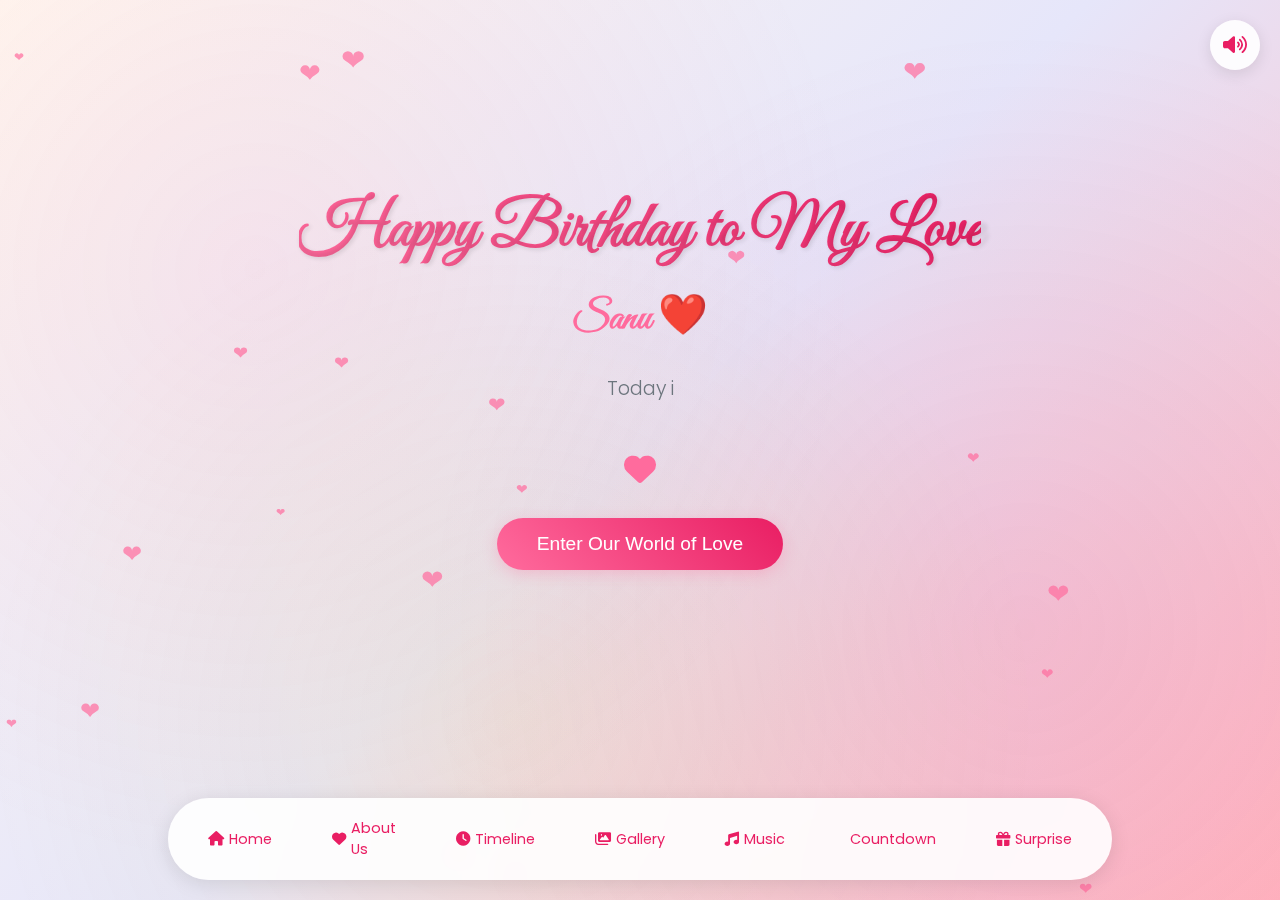
<file: index.html>
<!DOCTYPE html>
<html lang="en">
<head>
    <meta charset="UTF-8">
    <meta name="viewport" content="width=device-width, initial-scale=1.0">
    <title>Happy Birthday My Love ❤️</title>
    <link rel="stylesheet" href="css/style.css">
    <link href="https://fonts.googleapis.com/css2?family=Great+Vibes&family=Poppins:wght@300;400;600&display=swap" rel="stylesheet">
    <link rel="stylesheet" href="https://cdnjs.cloudflare.com/ajax/libs/font-awesome/6.0.0/css/all.min.css">
</head>
<body>
    <!-- Floating Hearts Background -->
    <div class="floating-hearts"></div>
    
    <!-- Main Content -->
    <div class="container">
        <section id="home" class="page active">
            <div class="home-content">
                <h1 class="main-title">Happy Birthday to My Love</h1>
                <h2 class="sub-title">Sanu ❤️</h2>
                <p class="subtitle">Today is all about celebrating the most amazing woman in my life!</p>
                <div class="hearts-animation">
                    <div class="heart-beat">
                        <i class="fas fa-heart"></i>
                    </div>
                </div>
                <button id="enterBtn" class="enter-btn">Enter Our World of Love</button>
            </div>
        </section>
        
        <!-- Navigation -->
        <nav class="navigation">
            <ul>
                <li><a href="#home"><i class="fas fa-home"></i> Home</a></li>
                <li><a href="about.html"><i class="fas fa-heart"></i> About Us</a></li>
                <li><a href="timeline.html"><i class="fas fa-clock"></i> Timeline</a></li>
                <li><a href="gallery.html"><i class="fas fa-images"></i> Gallery</a></li>
                <li><a href="music.html"><i class="fas fa-music"></i> Music</a></li>
                <li><a href="countdown.html"><i class="fas fa-timer"></i> Countdown</a></li>
                <li><a href="surprise.html"><i class="fas fa-gift"></i> Surprise</a></li>
            </ul>
        </nav>
    </div>
    
    <!-- Audio Player -->
    <audio id="bgMusic" loop>
        <source src="sounds/birthday-music.mp3" type="audio/mpeg">
    </audio>
    <button id="musicToggle" class="music-toggle">
        <i class="fas fa-volume-up"></i>
    </button>
    
    <script src="js/main.js"></script>
</body>
</html>
</file>
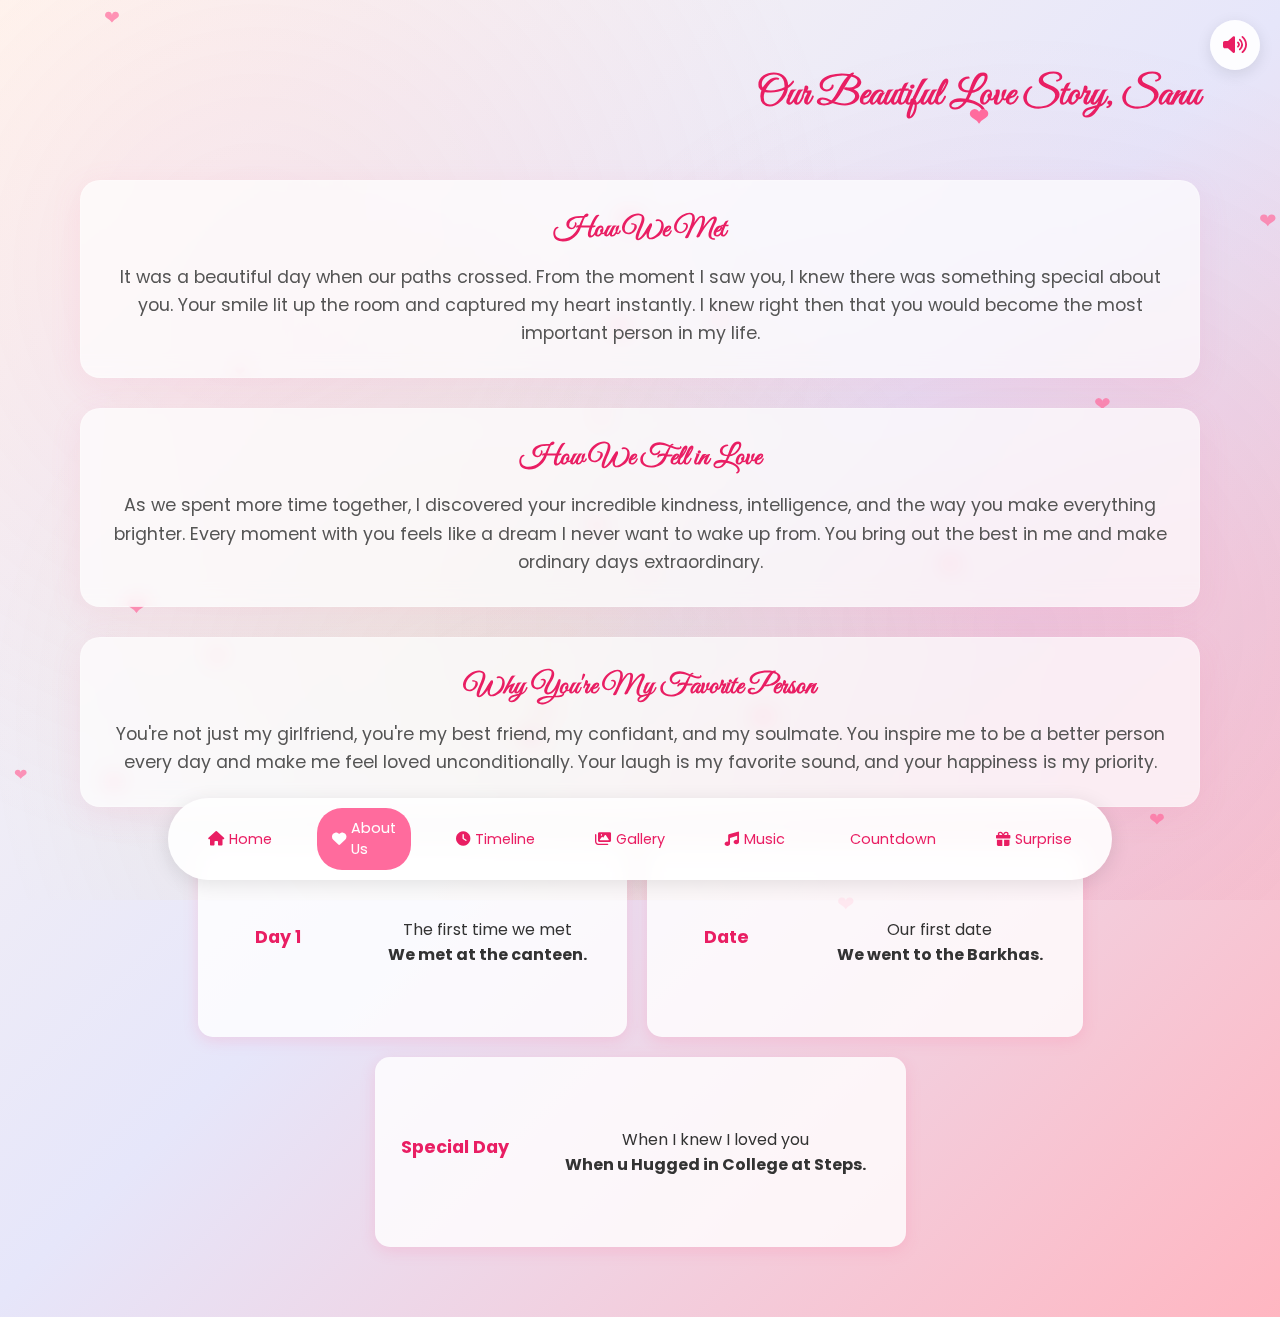
<file: about.html>
<!DOCTYPE html>
<html lang="en">
<head>
    <meta charset="UTF-8">
    <meta name="viewport" content="width=device-width, initial-scale=1.0">
    <title>About Us - Our Love Story Sanu ❤️</title>
    <link rel="stylesheet" href="css/style.css">
    <link href="https://fonts.googleapis.com/css2?family=Great+Vibes&family=Poppins:wght@300;400;600&display=swap" rel="stylesheet">
    <link rel="stylesheet" href="https://cdnjs.cloudflare.com/ajax/libs/font-awesome/6.0.0/css/all.min.css">
</head>
<body>
    <!-- Floating Hearts Background -->
    <div class="floating-hearts"></div>
    
    <!-- Main Content -->
    <div class="container">
        <section id="about" class="page active">
            <div class="about-content">
                <h1 class="section-title">Our Beautiful Love Story, Sanu</h1>
                
                <div class="story-section">
                    <h2>How We Met</h2>
                    <p>It was a beautiful day when our paths crossed. From the moment I saw you, I knew there was something special about you. Your smile lit up the room and captured my heart instantly. I knew right then that you would become the most important person in my life.</p>
                </div>
                
                <div class="story-section">
                    <h2>How We Fell in Love</h2>
                    <p>As we spent more time together, I discovered your incredible kindness, intelligence, and the way you make everything brighter. Every moment with you feels like a dream I never want to wake up from. You bring out the best in me and make ordinary days extraordinary.</p>
                </div>
                
                <div class="story-section">
                    <h2>Why You're My Favorite Person</h2>
                    <p>You're not just my girlfriend, you're my best friend, my confidant, and my soulmate. You inspire me to be a better person every day and make me feel loved unconditionally. Your laugh is my favorite sound, and your happiness is my priority.</p>
                </div>
                
                <div class="love-timeline">
                    <div class="timeline-item">
                        <div class="timeline-date">Day 1</div>
                        <div class="timeline-content">The first time we met<br><B>We met at the canteen.</B></div>
                    </div>
                    <div class="timeline-item">
                        <div class="timeline-date">Date</div>
                        <div class="timeline-content">Our first date<br><b>We went to the Barkhas.</b></div>
                    </div>
                    <div class="timeline-item">
                        <div class="timeline-date">Special Day</div>
                        <div class="timeline-content">When I knew I loved you<br><B>When u Hugged in College at Steps.</B></div>
                    </div>
                </div>
            </div>
        </section>
        
        <!-- Navigation -->
        <nav class="navigation">
            <ul>
                <li><a href="index.html"><i class="fas fa-home"></i> Home</a></li>
                <li><a href="#about"><i class="fas fa-heart"></i> About Us</a></li>
                <li><a href="timeline.html"><i class="fas fa-clock"></i> Timeline</a></li>
                <li><a href="gallery.html"><i class="fas fa-images"></i> Gallery</a></li>
                <li><a href="music.html"><i class="fas fa-music"></i> Music</a></li>
                <li><a href="countdown.html"><i class="fas fa-timer"></i> Countdown</a></li>
                <li><a href="surprise.html"><i class="fas fa-gift"></i> Surprise</a></li>
            </ul>
        </nav>
    </div>
    
    <!-- Audio Player -->
    <audio id="bgMusic" loop>
        <source src="sounds/birthday-music.mp3" type="audio/mpeg">
    </audio>
    <button id="musicToggle" class="music-toggle">
        <i class="fas fa-volume-up"></i>
    </button>
    
    <script src="js/main.js"></script>
</body>
</html>
</file>
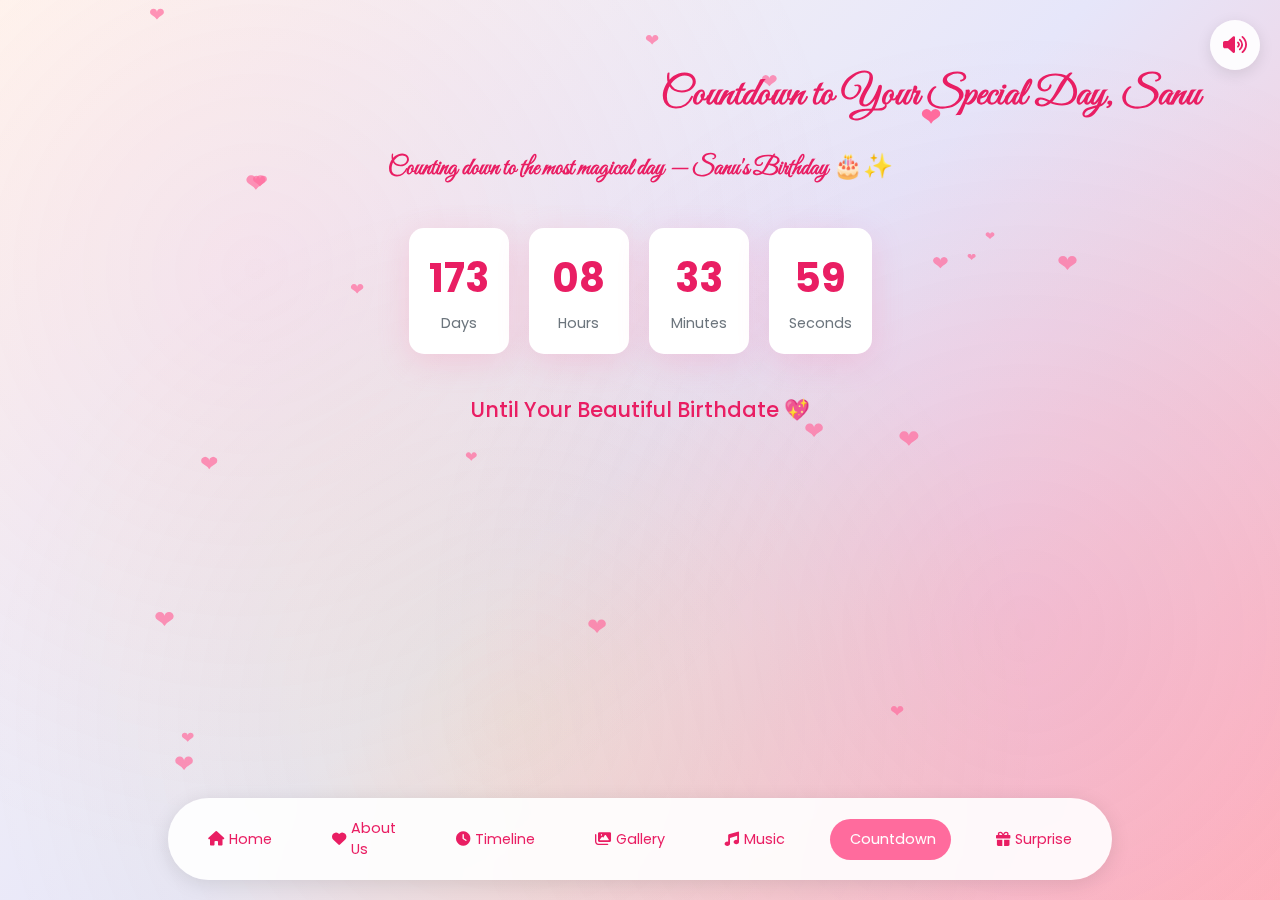
<file: countdown.html>
<!DOCTYPE html>
<html lang="en">
<head>
    <meta charset="UTF-8">
    <meta name="viewport" content="width=device-width, initial-scale=1.0">
    <title>Birthday Countdown - Sanu ❤️</title>
    <link rel="stylesheet" href="css/style.css">
    <link href="https://fonts.googleapis.com/css2?family=Great+Vibes&family=Poppins:wght@300;400;600&display=swap" rel="stylesheet">
    <link rel="stylesheet" href="https://cdnjs.cloudflare.com/ajax/libs/font-awesome/6.0.0/css/all.min.css">
</head>
<body>
    <!-- Floating Hearts Background -->
    <div class="floating-hearts"></div>
    
    <!-- Main Content -->
    <div class="container">
        <section id="countdown" class="page active">
            <div class="countdown-content">
                <h1 class="section-title">Countdown to Your Special Day, Sanu</h1>
                
                <div class="countdown-container">
                    <h2>Counting down to the most magical day — Sanu's Birthday 🎂✨</h2>
                    <div class="timer-box">
                        <div class="timer-item">
                            <span id="days" class="timer-number">00</span>
                            <p>Days</p>
                        </div>
                        <div class="timer-item">
                            <span id="hours" class="timer-number">00</span>
                            <p>Hours</p>
                        </div>
                        <div class="timer-item">
                            <span id="minutes" class="timer-number">00</span>
                            <p>Minutes</p>
                        </div>
                        <div class="timer-item">
                            <span id="seconds" class="timer-number">00</span>
                            <p>Seconds</p>
                        </div>
                    </div>
                    <p class="timer-text">Until Your Beautiful Birthdate 💖</p>
                </div>
            </div>
        </section>
        
        <!-- Navigation -->
        <nav class="navigation">
            <ul>
                <li><a href="index.html"><i class="fas fa-home"></i> Home</a></li>
                <li><a href="about.html"><i class="fas fa-heart"></i> About Us</a></li>
                <li><a href="timeline.html"><i class="fas fa-clock"></i> Timeline</a></li>
                <li><a href="gallery.html"><i class="fas fa-images"></i> Gallery</a></li>
                <li><a href="music.html"><i class="fas fa-music"></i> Music</a></li>
                <li><a href="#countdown"><i class="fas fa-timer"></i> Countdown</a></li>
                <li><a href="surprise.html"><i class="fas fa-gift"></i> Surprise</a></li>
            </ul>
        </nav>
    </div>
    
    <!-- Audio Player -->
    <audio id="bgMusic" loop>
        <source src="sounds/birthday-music.mp3" type="audio/mpeg">
    </audio>
    <button id="musicToggle" class="music-toggle">
        <i class="fas fa-volume-up"></i>
    </button>
    
    <script src="js/main.js"></script>
    <script src="js/countdown.js"></script>
</body>
</html>
</file>
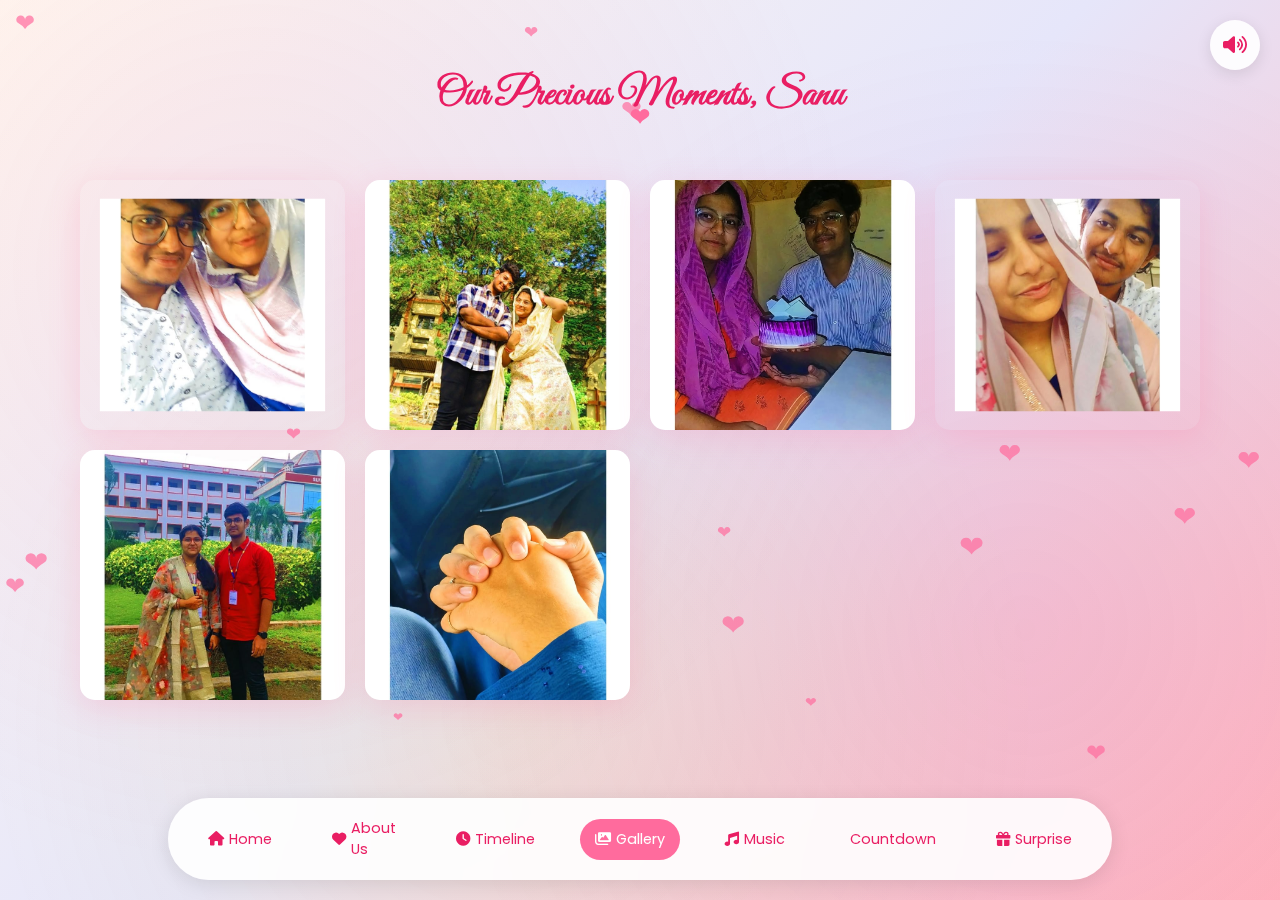
<file: gallery.html>
<!DOCTYPE html>
<html lang="en">
<head>
    <meta charset="UTF-8">
    <meta name="viewport" content="width=device-width, initial-scale=1.0">
    <title>Our Photo Gallery - Sanu ❤️</title>
    <link rel="stylesheet" href="css/style.css">
    <link href="https://fonts.googleapis.com/css2?family=Great+Vibes&family=Poppins:wght@300;400;600&display=swap" rel="stylesheet">
    <link rel="stylesheet" href="https://cdnjs.cloudflare.com/ajax/libs/font-awesome/6.0.0/css/all.min.css">
</head>
<body>
    <!-- Floating Hearts Background -->
    <div class="floating-hearts"></div>
    
    <!-- Main Content -->
    <div class="container">
        <section id="gallery" class="page active">
            <div class="gallery-content">
                <h1 class="section-title">Our Precious Moments, Sanu</h1>
                
                <div class="gallery-grid">
                    <div class="gallery-item" onclick="openLightbox(0)">
                        <img src="gallery_photos/photo1.jpg" alt="Our beautiful moment">
                        <div class="heart-overlay">
                            <i class="fas fa-heart"></i>
                        </div>
                    </div>
                    <div class="gallery-item" onclick="openLightbox(1)">
                        <img src="gallery_photos/photo2.jpg" alt="Another special moment">
                        <div class="heart-overlay">
                            <i class="fas fa-heart"></i>
                        </div>
                    </div>
                    <div class="gallery-item" onclick="openLightbox(2)">
                        <img src="gallery_photos/photo3.jpg" alt="A cherished memory">
                        <div class="heart-overlay">
                            <i class="fas fa-heart"></i>
                        </div>
                    </div>
                    <div class="gallery-item" onclick="openLightbox(3)">
                        <img src="gallery_photos/photo4.jpg" alt="An amazing time together">
                        <div class="heart-overlay">
                            <i class="fas fa-heart"></i>
                        </div>
                    </div>
                    <div class="gallery-item" onclick="openLightbox(4)">
                        <img src="gallery_photos/photo5.jpg" alt="A fun day">
                        <div class="heart-overlay">
                            <i class="fas fa-heart"></i>
                        </div>
                    </div>
                    <div class="gallery-item" onclick="openLightbox(5)">
                        <img src="gallery_photos/photo6.jpg" alt="A romantic evening">
                        <div class="heart-overlay">
                            <i class="fas fa-heart"></i>
                        </div>
                    </div>
                </div>
                
                <!-- Lightbox -->
                <div id="lightbox" class="lightbox">
                    <span class="close" onclick="closeLightbox()">&times;</span>
                    <img class="lightbox-content" id="lightbox-img">
                    <div class="lightbox-nav">
                        <a class="prev" onclick="changeSlide(-1)">&#10094;</a>
                        <a class="next" onclick="changeSlide(1)">&#10095;</a>
                    </div>
                </div>
            </div>
        </section>
        
        <!-- Navigation -->
        <nav class="navigation">
            <ul>
                <li><a href="index.html"><i class="fas fa-home"></i> Home</a></li>
                <li><a href="about.html"><i class="fas fa-heart"></i> About Us</a></li>
                <li><a href="timeline.html"><i class="fas fa-clock"></i> Timeline</a></li>
                <li><a href="#gallery"><i class="fas fa-images"></i> Gallery</a></li>
                <li><a href="music.html"><i class="fas fa-music"></i> Music</a></li>
                <li><a href="countdown.html"><i class="fas fa-timer"></i> Countdown</a></li>
                <li><a href="surprise.html"><i class="fas fa-gift"></i> Surprise</a></li>
            </ul>
        </nav>
    </div>
    
    <!-- Audio Player -->
    <audio id="bgMusic" loop>
        <source src="sounds/birthday-music.mp3" type="audio/mpeg">
    </audio>
    <button id="musicToggle" class="music-toggle">
        <i class="fas fa-volume-up"></i>
    </button>
    
    <script src="js/main.js"></script>
</body>
</html>
</file>
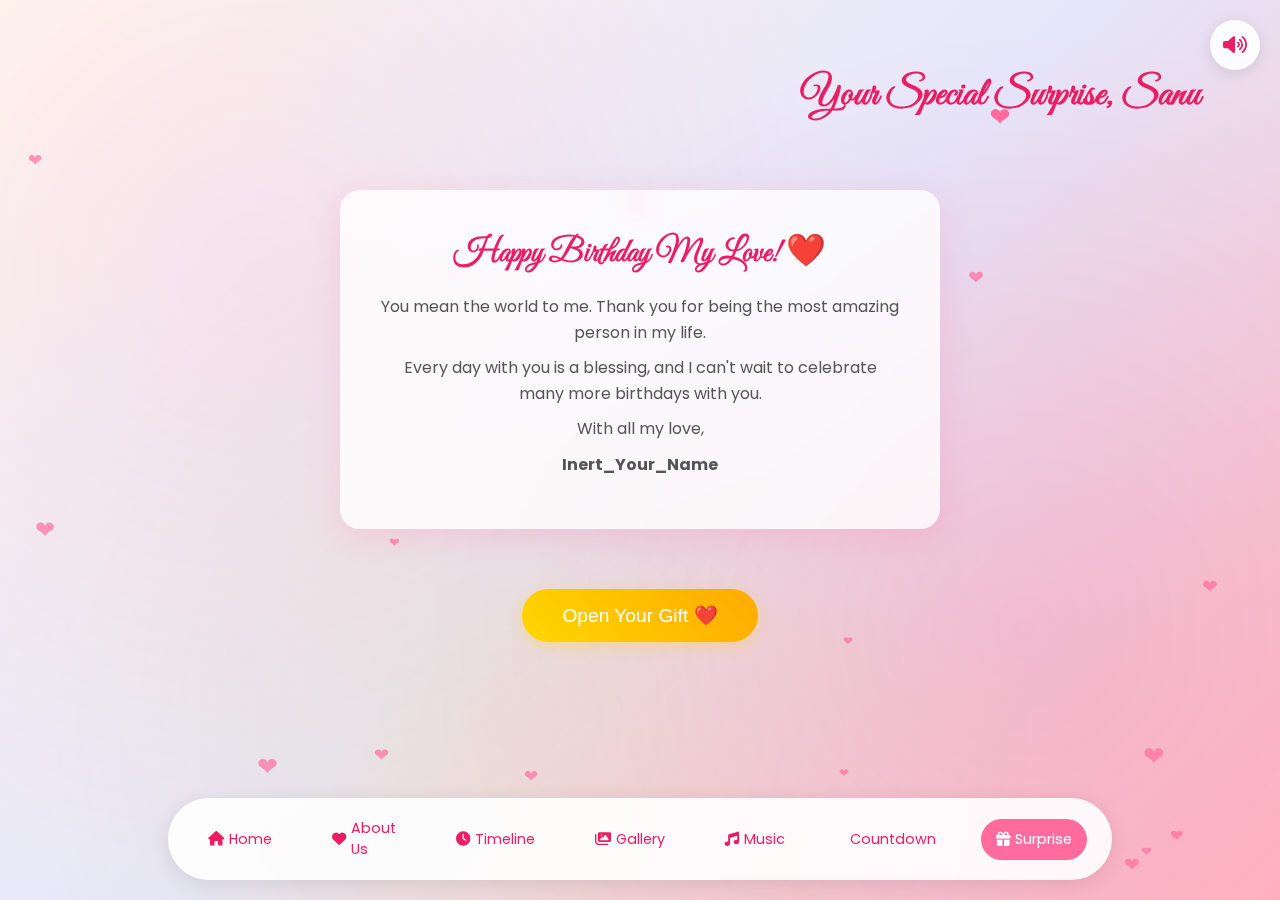
<file: surprise.html>
<!DOCTYPE html>
<html lang="en">
<head>
    <meta charset="UTF-8">
    <meta name="viewport" content="width=device-width, initial-scale=1.0">
    <title>Your Special Surprise, Sanu ❤️</title>
    <link rel="stylesheet" href="css/style.css">
    <link href="https://fonts.googleapis.com/css2?family=Great+Vibes&family=Poppins:wght@300;400;600&display=swap" rel="stylesheet">
    <link rel="stylesheet" href="https://cdnjs.cloudflare.com/ajax/libs/font-awesome/6.0.0/css/all.min.css">
</head>
<body>
    <!-- Floating Hearts Background -->
    <div class="floating-hearts"></div>
    
    <!-- Main Content -->
    <div class="container">
        <section id="surprise" class="page active">
            <div class="surprise-content">
                <h1 class="section-title">Your Special Surprise, Sanu</h1>
                
                <div class="confetti-container" style="position: fixed; top: 0; left: 0; width: 100%; height: 100%; pointer-events: none; z-index: 1;">
                    <canvas id="confetti-canvas" style="width: 100%; height: 100%;"></canvas>
                </div>
                
                <div class="surprise-message">
                    <h2>Happy Birthday My Love! ❤️</h2>
                    <p>You mean the world to me. Thank you for being the most amazing person in my life.</p>
                    <p>Every day with you is a blessing, and I can't wait to celebrate many more birthdays with you.</p>
                    <p>With all my love,</p>
                    <p><b>Inert_Your_Name</b></p>
                </div>
                
                <button id="giftBtn" class="gift-button">Open Your Gift ❤️</button>
                
                <div id="giftContent" class="gift-content" style="display: none;">
                    <h3>My Dearest Sanu,</h3>
                    <p>Just like this website, you're full of surprises and beautiful moments that brighten my world.</p>
                    <p>I hope this little gift brought a smile to your face, because making you happy is my greatest joy.</p>
                    <p>Happy Birthday to the most incredible person I've ever known. You mean everything to me.</p>
                    <p>Here's to many more years of love, laughter, and beautiful memories together!</p>
                    <p>Forever yours,</p>
                    <p><b>Inert_Your_Name</b></p>
                </div>
            </div>
        </section>
        
        <!-- Navigation -->
        <nav class="navigation">
            <ul>
                <li><a href="index.html"><i class="fas fa-home"></i> Home</a></li>
                <li><a href="about.html"><i class="fas fa-heart"></i> About Us</a></li>
                <li><a href="timeline.html"><i class="fas fa-clock"></i> Timeline</a></li>
                <li><a href="gallery.html"><i class="fas fa-images"></i> Gallery</a></li>
                <li><a href="music.html"><i class="fas fa-music"></i> Music</a></li>
                <li><a href="countdown.html"><i class="fas fa-timer"></i> Countdown</a></li>
                <li><a href="#surprise"><i class="fas fa-gift"></i> Surprise</a></li>
            </ul>
        </nav>
    </div>
    
    <!-- Audio Player -->
    <audio id="bgMusic" loop>
        <source src="sounds/birthday-music.mp3" type="audio/mpeg">
    </audio>
    <button id="musicToggle" class="music-toggle">
        <i class="fas fa-volume-up"></i>
    </button>
    
    <script src="js/main.js"></script>
    <script src="js/confetti.js"></script>
</body>
</html>
</file>
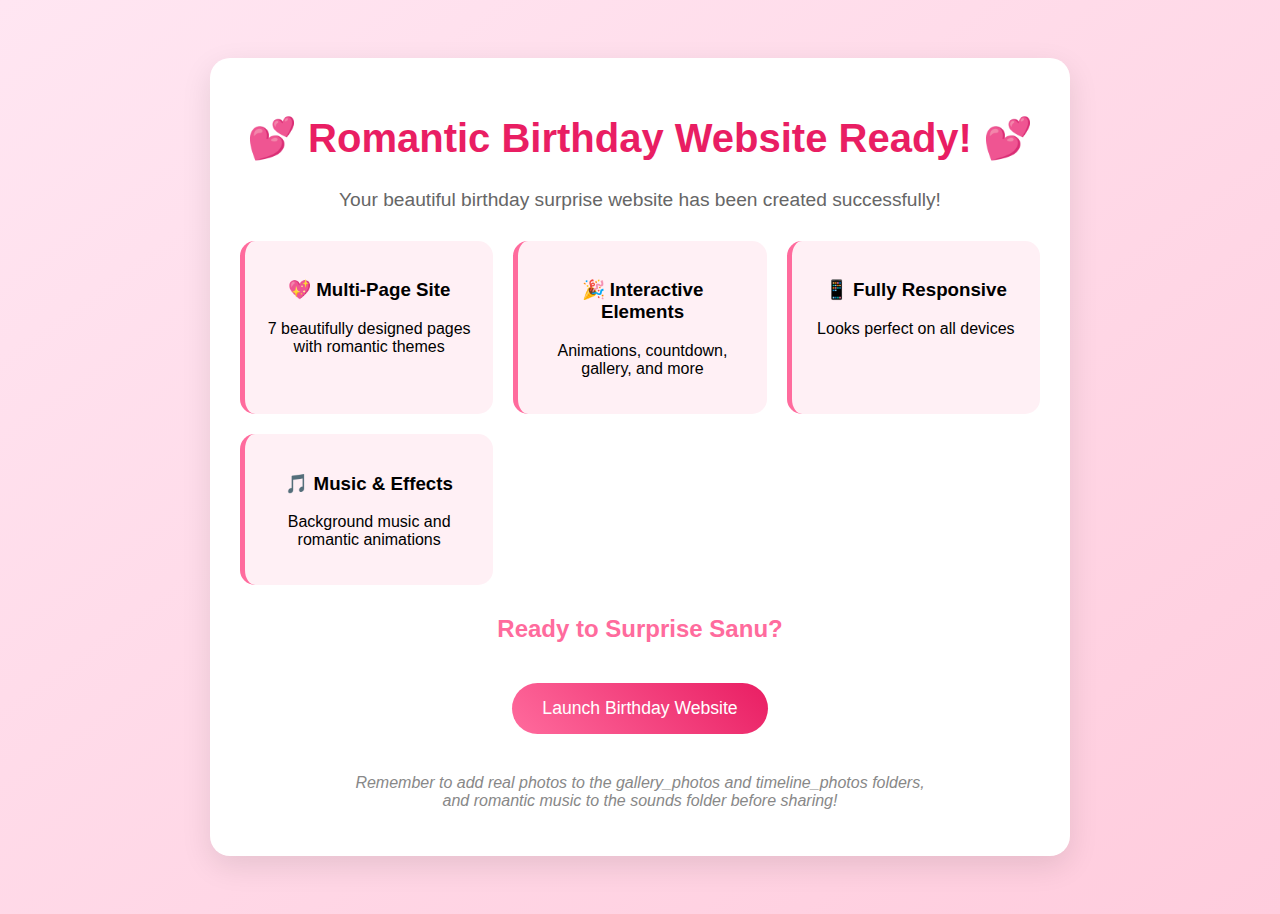
<file: test.html>
<!DOCTYPE html>
<html lang="en">
<head>
    <meta charset="UTF-8">
    <meta name="viewport" content="width=device-width, initial-scale=1.0">
    <title>Birthday Website Test</title>
    <style>
        body {
            font-family: Arial, sans-serif;
            text-align: center;
            padding: 50px;
            background: linear-gradient(to bottom right, #ffe6f2, #ffccdd);
        }
        .container {
            max-width: 800px;
            margin: 0 auto;
            background: white;
            padding: 30px;
            border-radius: 20px;
            box-shadow: 0 10px 30px rgba(0,0,0,0.1);
        }
        h1 {
            color: #e91e63;
            font-size: 2.5em;
        }
        .features {
            display: grid;
            grid-template-columns: repeat(auto-fit, minmax(250px, 1fr));
            gap: 20px;
            margin: 30px 0;
        }
        .feature {
            background: #fff0f5;
            padding: 20px;
            border-radius: 15px;
            border-left: 5px solid #ff6b9d;
        }
        .btn {
            background: linear-gradient(45deg, #ff6b9d, #e91e63);
            color: white;
            border: none;
            padding: 15px 30px;
            font-size: 1.1em;
            border-radius: 50px;
            cursor: pointer;
            margin: 10px;
            text-decoration: none;
            display: inline-block;
        }
        .btn:hover {
            transform: translateY(-3px);
            box-shadow: 0 5px 15px rgba(255, 107, 157, 0.4);
        }
    </style>
</head>
<body>
    <div class="container">
        <h1>💕 Romantic Birthday Website Ready! 💕</h1>
        
        <p style="font-size: 1.2em; color: #666; margin-bottom: 30px;">
            Your beautiful birthday surprise website has been created successfully!
        </p>
        
        <div class="features">
            <div class="feature">
                <h3>💖 Multi-Page Site</h3>
                <p>7 beautifully designed pages with romantic themes</p>
            </div>
            <div class="feature">
                <h3>🎉 Interactive Elements</h3>
                <p>Animations, countdown, gallery, and more</p>
            </div>
            <div class="feature">
                <h3>📱 Fully Responsive</h3>
                <p>Looks perfect on all devices</p>
            </div>
            <div class="feature">
                <h3>🎵 Music & Effects</h3>
                <p>Background music and romantic animations</p>
            </div>
        </div>
        
        <h2 style="color: #ff6b9d; margin: 30px 0;">Ready to Surprise Sanu?</h2>
        
        <a href="index.html" class="btn">Launch Birthday Website</a>
        
        <p style="margin-top: 30px; color: #888; font-style: italic;">
            Remember to add real photos to the gallery_photos and timeline_photos folders,<br>
            and romantic music to the sounds folder before sharing!
        </p>
    </div>
</body>
</html>
</file>
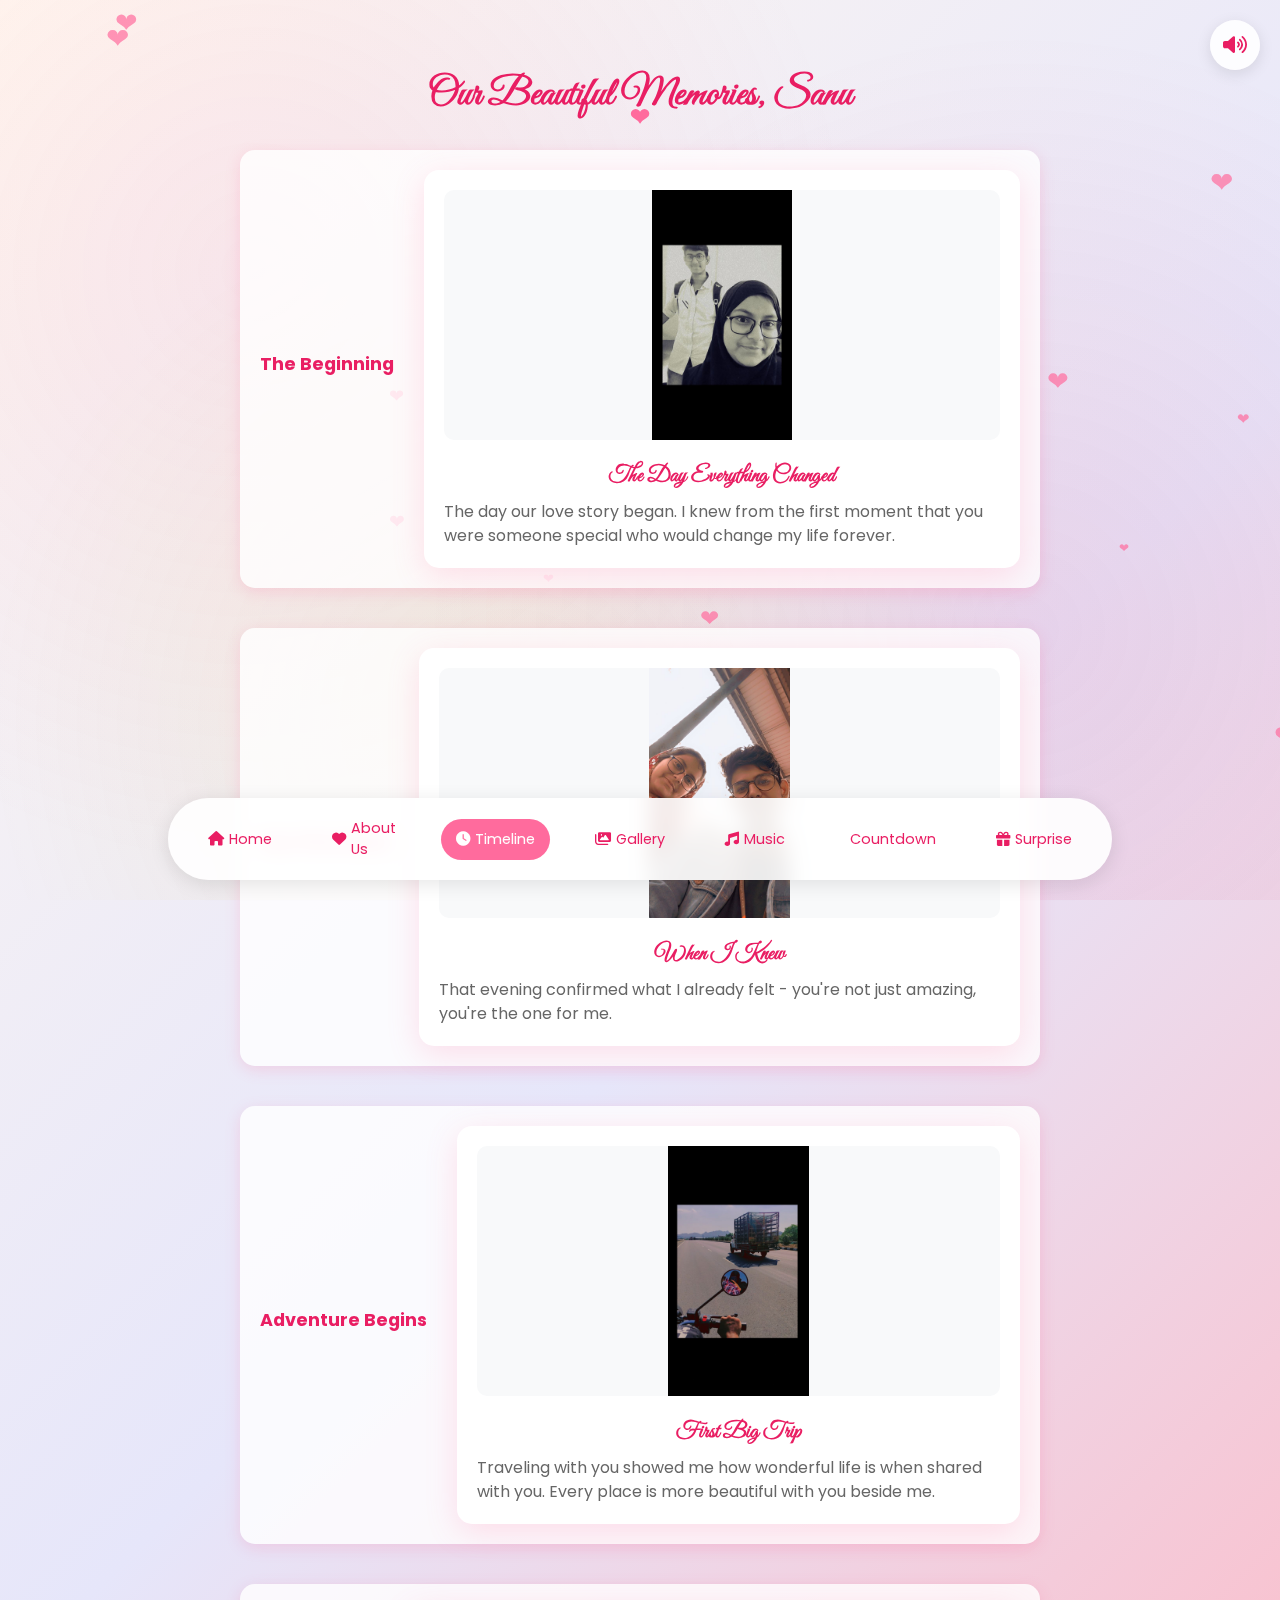
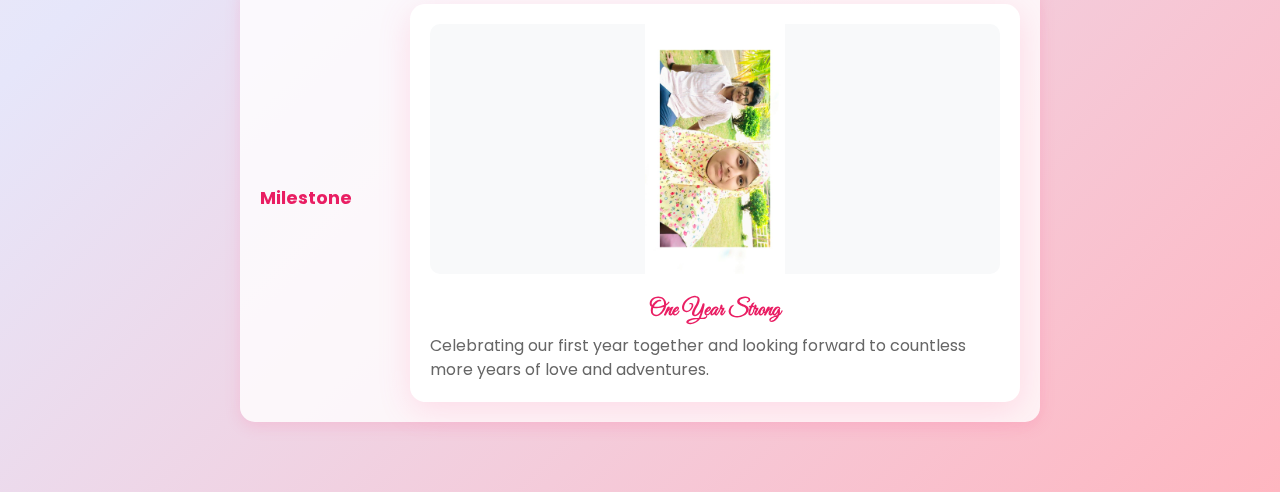
<file: timeline.html>
<!DOCTYPE html>
<html lang="en">
<head>
    <meta charset="UTF-8">
    <meta name="viewport" content="width=device-width, initial-scale=1.0">
    <title>Our Memories Timeline - Sanu ❤️</title>
    <link rel="stylesheet" href="css/style.css">
    <link href="https://fonts.googleapis.com/css2?family=Great+Vibes&family=Poppins:wght@300;400;600&display=swap" rel="stylesheet">
    <link rel="stylesheet" href="https://cdnjs.cloudflare.com/ajax/libs/font-awesome/6.0.0/css/all.min.css">
</head>
<body>
    <!-- Floating Hearts Background -->
    <div class="floating-hearts"></div>
    
    <!-- Main Content -->
    <div class="container">
        <section id="timeline" class="page active">
            <div class="timeline-content">
                <h1 class="section-title">Our Beautiful Memories, Sanu</h1>
                
                <div class="timeline-container">
                    <div class="timeline-item">
                        <div class="timeline-date">The Beginning</div>
                        <div class="timeline-card">
                            <img src="timeline_photos/first_meet.jpg" alt="First Meeting">
                            <h3>The Day Everything Changed</h3>
                            <p>The day our love story began. I knew from the first moment that you were someone special who would change my life forever.</p>
                        </div>
                    </div>
                    
                    <div class="timeline-item">
                        <div class="timeline-date">Our First Date</div>
                        <div class="timeline-card">
                            <img src="timeline_photos/first_date.jpg" alt="First Date">
                            <h3>When I Knew</h3>
                            <p>That evening confirmed what I already felt - you're not just amazing, you're the one for me.</p>
                        </div>
                    </div>
                    
                    <div class="timeline-item">
                        <div class="timeline-date">Adventure Begins</div>
                        <div class="timeline-card">
                            <img src="timeline_photos/vacation.jpg" alt="Vacation">
                            <h3>First Big Trip</h3>
                            <p>Traveling with you showed me how wonderful life is when shared with you. Every place is more beautiful with you beside me.</p>
                        </div>
                    </div>
                    
                    <div class="timeline-item">
                        <div class="timeline-date">Milestone</div>
                        <div class="timeline-card">
                            <img src="timeline_photos/anniversary.jpg" alt="Anniversary">
                            <h3>One Year Strong</h3>
                            <p>Celebrating our first year together and looking forward to countless more years of love and adventures.</p>
                        </div>
                    </div>
                    
                    
                </div>
            </div>
        </section>
        
        <!-- Navigation -->
        <nav class="navigation">
            <ul>
                <li><a href="index.html"><i class="fas fa-home"></i> Home</a></li>
                <li><a href="about.html"><i class="fas fa-heart"></i> About Us</a></li>
                <li><a href="#timeline"><i class="fas fa-clock"></i> Timeline</a></li>
                <li><a href="gallery.html"><i class="fas fa-images"></i> Gallery</a></li>
                <li><a href="music.html"><i class="fas fa-music"></i> Music</a></li>
                <li><a href="countdown.html"><i class="fas fa-timer"></i> Countdown</a></li>
                <li><a href="surprise.html"><i class="fas fa-gift"></i> Surprise</a></li>
            </ul>
        </nav>
    </div>
    
    <!-- Audio Player -->
    <audio id="bgMusic" loop>
        <source src="sounds/birthday-music.mp3" type="audio/mpeg">
    </audio>
    <button id="musicToggle" class="music-toggle">
        <i class="fas fa-volume-up"></i>
    </button>
    
    <script src="js/main.js"></script>
</body>
</html>
</file>
<file: css/style.css>
/* Global Styles */
:root {
    --primary-pink: #ff6b9d;
    --light-pink: #ffb6c1;
    --dark-pink: #e91e63;
    --lavender: #e6e6fa;
    --gold: #ffd700;
    --soft-white: #fff8f0;
    --light-gray: #f8f9fa;
    --dark-gray: #6c757d;
    --transition: all 0.3s ease;
}

* {
    margin: 0;
    padding: 0;
    box-sizing: border-box;
}

body {
    font-family: 'Poppins', sans-serif;
    background: linear-gradient(135deg, var(--soft-white) 0%, var(--lavender) 50%, var(--light-pink) 100%);
    color: #333;
    min-height: 100vh;
    overflow-x: hidden;
    position: relative;
}

/* Floating Hearts Background */
.floating-hearts {
    position: fixed;
    top: 0;
    left: 0;
    width: 100%;
    height: 100%;
    pointer-events: none;
    z-index: 1;
}

.floating-hearts::before {
    content: '';
    position: absolute;
    top: 0;
    left: 0;
    width: 100%;
    height: 100%;
    background-image: 
        radial-gradient(circle at 20% 30%, rgba(255, 107, 157, 0.1) 0%, transparent 50%),
        radial-gradient(circle at 80% 70%, rgba(233, 30, 99, 0.1) 0%, transparent 50%),
        radial-gradient(circle at 40% 80%, rgba(255, 215, 0, 0.1) 0%, transparent 50%);
    animation: float 6s ease-in-out infinite;
}

.heart {
    position: absolute;
    color: var(--primary-pink);
    opacity: 0.7;
    animation: floatHeart 4s ease-in-out infinite;
    font-size: 1.2rem;
    z-index: 0;
}

@keyframes float {
    0%, 100% { transform: translateY(0px); }
    50% { transform: translateY(-10px); }
}

@keyframes floatHeart {
    0% {
        transform: translateY(100vh) rotate(0deg);
        opacity: 0;
    }
    10% {
        opacity: 0.7;
    }
    90% {
        opacity: 0.7;
    }
    100% {
        transform: translateY(-100px) rotate(360deg);
        opacity: 0;
    }
}

.container {
    max-width: 1200px;
    margin: 0 auto;
    padding: 20px;
    position: relative;
    z-index: 2;
}

/* Page Structure */
.page {
    display: none;
    animation: fadeIn 0.5s ease-in;
}

.page.active {
    display: block;
}

@keyframes fadeIn {
    from { opacity: 0; transform: translateY(20px); }
    to { opacity: 1; transform: translateY(0); }
}

/* Typography */
h1, h2, h3 {
    font-family: 'Great Vibes', cursive;
    color: var(--dark-pink);
    margin-bottom: 20px;
    text-align: center;
}

.section-title {
    font-size: 2.5rem;
    margin-bottom: 30px;
    position: relative;
    display: inline-block;
    left: 50%;
    transform: translateX(-50%);
}

.section-title::after {
    content: '❤';
    position: absolute;
    bottom: -15px;
    left: 50%;
    transform: translateX(-50%);
    font-size: 1.5rem;
    color: var(--primary-pink);
}

/* Home Page Styles */
.home-content {
    text-align: center;
    padding: 100px 20px;
    min-height: 80vh;
    display: flex;
    flex-direction: column;
    justify-content: center;
    align-items: center;
}

.main-title {
    font-size: 4rem;
    margin-bottom: 20px;
    text-shadow: 2px 2px 4px rgba(0,0,0,0.1);
    background: linear-gradient(45deg, var(--primary-pink), var(--dark-pink));
    -webkit-background-clip: text;
    -webkit-text-fill-color: transparent;
    background-clip: text;
}

.sub-title {
    font-size: 2.5rem;
    margin-bottom: 30px;
    color: var(--primary-pink);
}

.subtitle {
    font-size: 1.2rem;
    margin-bottom: 20px;
    color: var(--dark-gray);
    font-weight: 300;
}

.hearts-animation {
    margin: 30px 0;
}

.heart-beat {
    display: inline-block;
    animation: heartbeat 1.5s infinite;
}

.heart-beat i {
    color: var(--primary-pink);
    font-size: 2rem;
}

@keyframes heartbeat {
    0% { transform: scale(1); }
    5% { transform: scale(1.2); }
    10% { transform: scale(1); }
    15% { transform: scale(1.2); }
    50% { transform: scale(1); }
    100% { transform: scale(1); }
}

.enter-btn {
    background: linear-gradient(45deg, var(--primary-pink), var(--dark-pink));
    color: white;
    border: none;
    padding: 15px 40px;
    font-size: 1.2rem;
    border-radius: 50px;
    cursor: pointer;
    transition: var(--transition);
    box-shadow: 0 4px 15px rgba(255, 107, 157, 0.3);
}

.enter-btn:hover {
    transform: translateY(-3px);
    box-shadow: 0 6px 20px rgba(255, 107, 157, 0.4);
    background: linear-gradient(45deg, var(--dark-pink), var(--primary-pink));
}

/* Navigation */
.navigation {
    position: fixed;
    bottom: 20px;
    left: 50%;
    transform: translateX(-50%);
    z-index: 1000;
    background: rgba(255, 255, 255, 0.9);
    backdrop-filter: blur(10px);
    border-radius: 50px;
    padding: 10px 20px;
    box-shadow: 0 4px 20px rgba(0,0,0,0.1);
}

.navigation ul {
    list-style: none;
    display: flex;
    gap: 20px;
    align-items: center;
}

.navigation li {
    margin: 0 5px;
}

.navigation a {
    text-decoration: none;
    color: var(--dark-pink);
    padding: 10px 15px;
    border-radius: 25px;
    transition: var(--transition);
    display: flex;
    align-items: center;
    gap: 5px;
    font-size: 0.9rem;
}

.navigation a:hover, .navigation a.active {
    background: var(--primary-pink);
    color: white;
}

/* About Page Styles */
.about-content {
    padding: 50px 20px;
    text-align: center;
}

.story-section {
    background: rgba(255, 255, 255, 0.7);
    border-radius: 20px;
    padding: 30px;
    margin: 30px 0;
    box-shadow: 0 8px 32px rgba(255, 107, 157, 0.1);
    backdrop-filter: blur(10px);
    border: 1px solid rgba(255, 255, 255, 0.2);
}

.story-section h2 {
    font-size: 1.8rem;
    margin-bottom: 15px;
    color: var(--dark-pink);
}

.story-section p {
    font-size: 1.1rem;
    line-height: 1.6;
    color: #555;
}

.love-timeline {
    display: flex;
    justify-content: center;
    flex-wrap: wrap;
    gap: 20px;
    margin-top: 40px;
}

.timeline-item {
    background: rgba(255, 255, 255, 0.8);
    border-radius: 15px;
    padding: 20px;
    min-width: 200px;
    box-shadow: 0 4px 15px rgba(255, 107, 157, 0.2);
}

.timeline-date {
    font-weight: bold;
    color: var(--dark-pink);
    margin-bottom: 10px;
}

/* Timeline Page Styles */
.timeline-content {
    padding: 50px 20px;
}

.timeline-container {
    display: flex;
    flex-direction: column;
    gap: 40px;
    max-width: 800px;
    margin: 0 auto;
}

.timeline-item {
    display: flex;
    align-items: center;
    gap: 30px;
    animation: slideInLeft 0.6s ease-out;
}

.timeline-date {
    font-weight: bold;
    color: var(--dark-pink);
    min-width: 120px;
    font-size: 1.1rem;
}

.timeline-card {
    flex: 1;
    background: white;
    border-radius: 15px;
    padding: 20px;
    box-shadow: 0 8px 32px rgba(255, 107, 157, 0.2);
    text-align: left;
    transition: var(--transition);
}

.timeline-card:hover {
    transform: translateY(-5px);
    box-shadow: 0 12px 40px rgba(255, 107, 157, 0.3);
}

.timeline-card img {
    width: 100%;
    height: 250px;
    object-fit: contain;
    border-radius: 10px;
    margin-bottom: 15px;
    background: #f8f9fa;
}

.timeline-card h3 {
    font-size: 1.4rem;
    margin-bottom: 10px;
    color: var(--dark-pink);
}

.timeline-card p {
    color: #666;
    line-height: 1.5;
}

@keyframes slideInLeft {
    from {
        opacity: 0;
        transform: translateX(-50px);
    }
    to {
        opacity: 1;
        transform: translateX(0);
    }
}

/* Gallery Page Styles */
.gallery-content {
    padding: 50px 20px;
}

.gallery-grid {
    display: grid;
    grid-template-columns: repeat(auto-fit, minmax(250px, 1fr));
    gap: 20px;
    margin-top: 30px;
}

.gallery-item {
    position: relative;
    border-radius: 15px;
    overflow: hidden;
    cursor: pointer;
    box-shadow: 0 8px 32px rgba(255, 107, 157, 0.2);
    transition: var(--transition);
    height: 250px;
}

.gallery-item:hover {
    transform: scale(1.05);
    box-shadow: 0 12px 40px rgba(255, 107, 157, 0.3);
}

.gallery-item img {
    width: 100%;
    height: 100%;
    object-fit: cover;
    transition: var(--transition);
}

.gallery-item:hover img {
    transform: scale(1.1);
}

/* Zoom out photo1 and photo4 specifically */
.gallery-item:nth-child(1) img,
.gallery-item:nth-child(4) img {
    transform: scale(0.85);
}

.gallery-item:nth-child(1):hover img,
.gallery-item:nth-child(4):hover img {
    transform: scale(0.95); /* Still enlarge on hover, but not as much */
}

.heart-overlay {
    position: absolute;
    top: 50%;
    left: 50%;
    transform: translate(-50%, -50%) scale(0);
    color: white;
    font-size: 3rem;
    opacity: 0;
    transition: var(--transition);
    z-index: 2;
}

.gallery-item:hover .heart-overlay {
    transform: translate(-50%, -50%) scale(1);
    opacity: 0.8;
}

/* Lightbox */
.lightbox {
    display: none;
    position: fixed;
    z-index: 2000;
    left: 0;
    top: 0;
    width: 100%;
    height: 100%;
    background-color: rgba(0,0,0,0.9);
}

.lightbox-content {
    margin: auto;
    display: block;
    width: 80%;
    max-width: 700px;
    max-height: 80%;
    position: absolute;
    top: 50%;
    left: 50%;
    transform: translate(-50%, -50%);
    border-radius: 10px;
}

.close {
    position: absolute;
    top: 30px;
    right: 45px;
    color: white;
    font-size: 40px;
    font-weight: bold;
    cursor: pointer;
    z-index: 2001;
}

.lightbox-nav {
    position: absolute;
    top: 50%;
    width: 100%;
    transform: translateY(-50%);
    display: flex;
    justify-content: space-between;
    padding: 0 20px;
    z-index: 2001;
}

.prev, .next {
    cursor: pointer;
    color: white;
    font-size: 40px;
    transition: var(--transition);
    user-select: none;
}

.prev:hover, .next:hover {
    color: var(--primary-pink);
}

/* Music Page Styles */
.music-content {
    padding: 50px 20px;
    text-align: center;
}

.music-player {
    background: rgba(255, 255, 255, 0.7);
    border-radius: 20px;
    padding: 30px;
    margin: 30px auto;
    max-width: 500px;
    box-shadow: 0 8px 32px rgba(255, 107, 157, 0.1);
    backdrop-filter: blur(10px);
    border: 1px solid rgba(255, 255, 255, 0.2);
}

.music-player h3 {
    margin-bottom: 20px;
    color: var(--dark-pink);
}

.play-pause-btn {
    margin-top: 20px;
}

.play-pause-btn button {
    background: linear-gradient(45deg, var(--primary-pink), var(--dark-pink));
    color: white;
    border: none;
    padding: 10px 20px;
    margin: 0 5px;
    border-radius: 25px;
    cursor: pointer;
    transition: var(--transition);
}

.play-pause-btn button:hover {
    transform: translateY(-2px);
    box-shadow: 0 4px 15px rgba(255, 107, 157, 0.3);
}

.wishes-carousel {
    margin-top: 40px;
    position: relative;
}

.wishes-container {
    position: relative;
    height: 200px;
    overflow: hidden;
}

.wish-card {
    position: absolute;
    top: 0;
    left: 0;
    width: 100%;
    height: 100%;
    background: rgba(255, 255, 255, 0.8);
    border-radius: 15px;
    display: flex;
    align-items: center;
    justify-content: center;
    padding: 30px;
    box-shadow: 0 8px 32px rgba(255, 107, 157, 0.2);
    backdrop-filter: blur(10px);
    border: 1px solid rgba(255, 255, 255, 0.2);
    opacity: 0;
    transform: translateX(100%);
    transition: all 0.5s ease;
}

.wish-card.active {
    opacity: 1;
    transform: translateX(0);
}

.wish-card p {
    font-size: 1.3rem;
    color: var(--dark-pink);
    font-weight: 500;
    text-align: center;
}

.carousel-nav {
    margin: 20px 0;
}

.prev-wish, .next-wish {
    background: var(--primary-pink);
    color: white;
    border: none;
    padding: 10px 20px;
    margin: 0 5px;
    border-radius: 50%;
    cursor: pointer;
    font-size: 1.2rem;
    transition: var(--transition);
}

.prev-wish:hover, .next-wish:hover {
    background: var(--dark-pink);
    transform: scale(1.1);
}

.wishes-indicators {
    display: flex;
    justify-content: center;
    gap: 10px;
    margin-top: 20px;
}

.indicator {
    height: 12px;
    width: 12px;
    background-color: #bbb;
    border-radius: 50%;
    display: inline-block;
    transition: var(--transition);
    cursor: pointer;
}

.indicator.active {
    background-color: var(--primary-pink);
}

/* Countdown Page Styles */
.countdown-content {
    padding: 50px 20px;
    text-align: center;
}

.countdown-container h2 {
    font-size: 1.5rem;
    margin-bottom: 40px;
    color: var(--dark-pink);
    line-height: 1.6;
}

.timer-box {
    display: flex;
    justify-content: center;
    gap: 20px;
    flex-wrap: wrap;
    margin: 40px 0;
}

.timer-item {
    background: white;
    border-radius: 15px;
    padding: 20px;
    min-width: 100px;
    box-shadow: 0 8px 32px rgba(255, 107, 157, 0.2);
    text-align: center;
    transition: var(--transition);
}

.timer-item:hover {
    transform: translateY(-5px);
    box-shadow: 0 12px 40px rgba(255, 107, 157, 0.3);
}

.timer-number {
    display: block;
    font-size: 2.5rem;
    font-weight: bold;
    color: var(--dark-pink);
    margin-bottom: 5px;
}

.timer-item p {
    margin: 0;
    color: var(--dark-gray);
    font-size: 0.9rem;
}

.timer-text {
    font-size: 1.3rem;
    color: var(--dark-pink);
    font-weight: 500;
    margin-top: 20px;
}

/* Surprise Page Styles */
.surprise-content {
    padding: 50px 20px;
    text-align: center;
    position: relative;
}

.confetti-container {
    position: fixed;
    top: 0;
    left: 0;
    width: 100%;
    height: 100%;
    pointer-events: none;
    z-index: 3;
}

#confetti-canvas {
    width: 100%;
    height: 100%;
}

.surprise-message {
    background: rgba(255, 255, 255, 0.8);
    border-radius: 20px;
    padding: 40px;
    margin: 40px auto;
    max-width: 600px;
    box-shadow: 0 8px 32px rgba(255, 107, 157, 0.2);
    backdrop-filter: blur(10px);
    border: 1px solid rgba(255, 255, 255, 0.2);
}

.surprise-message h2 {
    font-size: 2rem;
    margin-bottom: 20px;
}

.surprise-message p {
    margin: 10px 0;
    line-height: 1.6;
    color: #555;
}

.gift-button {
    background: linear-gradient(45deg, var(--gold), #ffaa00);
    color: white;
    border: none;
    padding: 15px 40px;
    font-size: 1.2rem;
    border-radius: 50px;
    cursor: pointer;
    transition: var(--transition);
    box-shadow: 0 4px 15px rgba(255, 215, 0, 0.3);
    margin: 20px 0;
}

.gift-button:hover {
    transform: translateY(-3px);
    box-shadow: 0 6px 20px rgba(255, 215, 0, 0.4);
}

.gift-content {
    background: rgba(255, 255, 255, 0.9);
    border-radius: 15px;
    padding: 30px;
    margin-top: 30px;
    box-shadow: 0 8px 32px rgba(255, 107, 157, 0.2);
}

/* Music Toggle Button */
.music-toggle {
    position: fixed;
    top: 20px;
    right: 20px;
    z-index: 1000;
    background: rgba(255, 255, 255, 0.9);
    backdrop-filter: blur(10px);
    border: none;
    width: 50px;
    height: 50px;
    border-radius: 50%;
    cursor: pointer;
    display: flex;
    align-items: center;
    justify-content: center;
    box-shadow: 0 4px 15px rgba(0,0,0,0.1);
    transition: var(--transition);
}

.music-toggle:hover {
    transform: scale(1.1);
    background: rgba(255, 107, 157, 0.1);
}

.music-toggle i {
    color: var(--dark-pink);
    font-size: 1.2rem;
}

/* Responsive Design */
@media (max-width: 768px) {
    .main-title {
        font-size: 2.5rem;
    }
    
    .sub-title {
        font-size: 1.8rem;
    }
    
    .section-title {
        font-size: 2rem;
    }
    
    .timeline-item {
        flex-direction: column;
        text-align: center;
    }
    
    .timeline-date {
        margin-bottom: 15px;
    }
    
    .timer-box {
        gap: 10px;
    }
    
    .timer-item {
        min-width: 80px;
        padding: 15px;
    }
    
    .timer-number {
        font-size: 1.8rem;
    }
    
    .navigation {
        bottom: 10px;
        padding: 5px 10px;
    }
    
    .navigation ul {
        gap: 10px;
    }
    
    .navigation a {
        padding: 8px 12px;
        font-size: 0.8rem;
    }
}

@media (max-width: 480px) {
    .main-title {
        font-size: 2rem;
    }
    
    .sub-title {
        font-size: 1.3rem;
    }
    
    .gallery-grid {
        grid-template-columns: 1fr;
    }
    
    .timer-item {
        min-width: 60px;
        padding: 10px;
    }
    
    .timer-number {
        font-size: 1.3rem;
    }
    
    .wish-card p {
        font-size: 1rem;
    }
}
</file>
